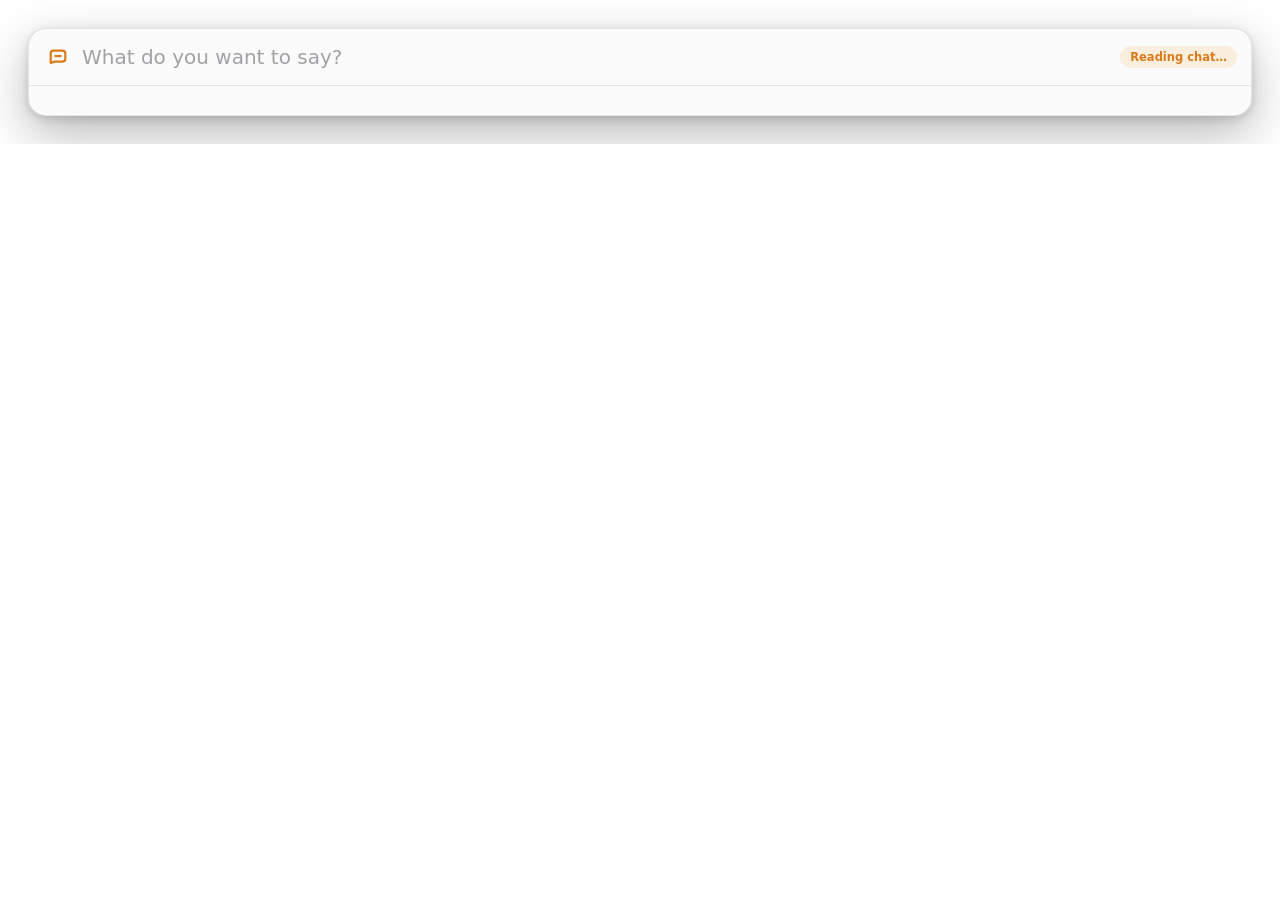
<file: roverlay/ui/bar/index.html>
<!doctype html>
<html lang="en">
<head>
  <meta charset="utf-8">
  <title>Roverlay</title>
  <link rel="stylesheet" href="panel.css">
</head>
<body>
  <main id="panel" class="panel">
    <header class="field">
      <svg class="spark" viewBox="0 0 24 24" aria-hidden="true">
        <path d="M4 18.5 V8 a3 3 0 0 1 3 -3 h10 a3 3 0 0 1 3 3 v6 a3 3 0 0 1 -3 3 H8.5 Z"/>
        <path d="M9 11 h6"/>
      </svg>
      <input id="ask" type="text" autocomplete="off" spellcheck="false" aria-label="What do you want to say?"
             placeholder="What do you want to say?">
      <span id="context" class="context">Reading chat…</span>
    </header>
    <section id="body" class="body" hidden>
      <p class="label" id="draftLabel">Draft</p>
      <textarea id="draft" rows="1" spellcheck="false" aria-label="Draft reply"></textarea>
    </section>
    <footer class="footer">
      <span id="status"></span>
      <span id="keys" class="keys"></span>
    </footer>
  </main>
  <script src="panel.js"></script>
</body>
</html>
</file>
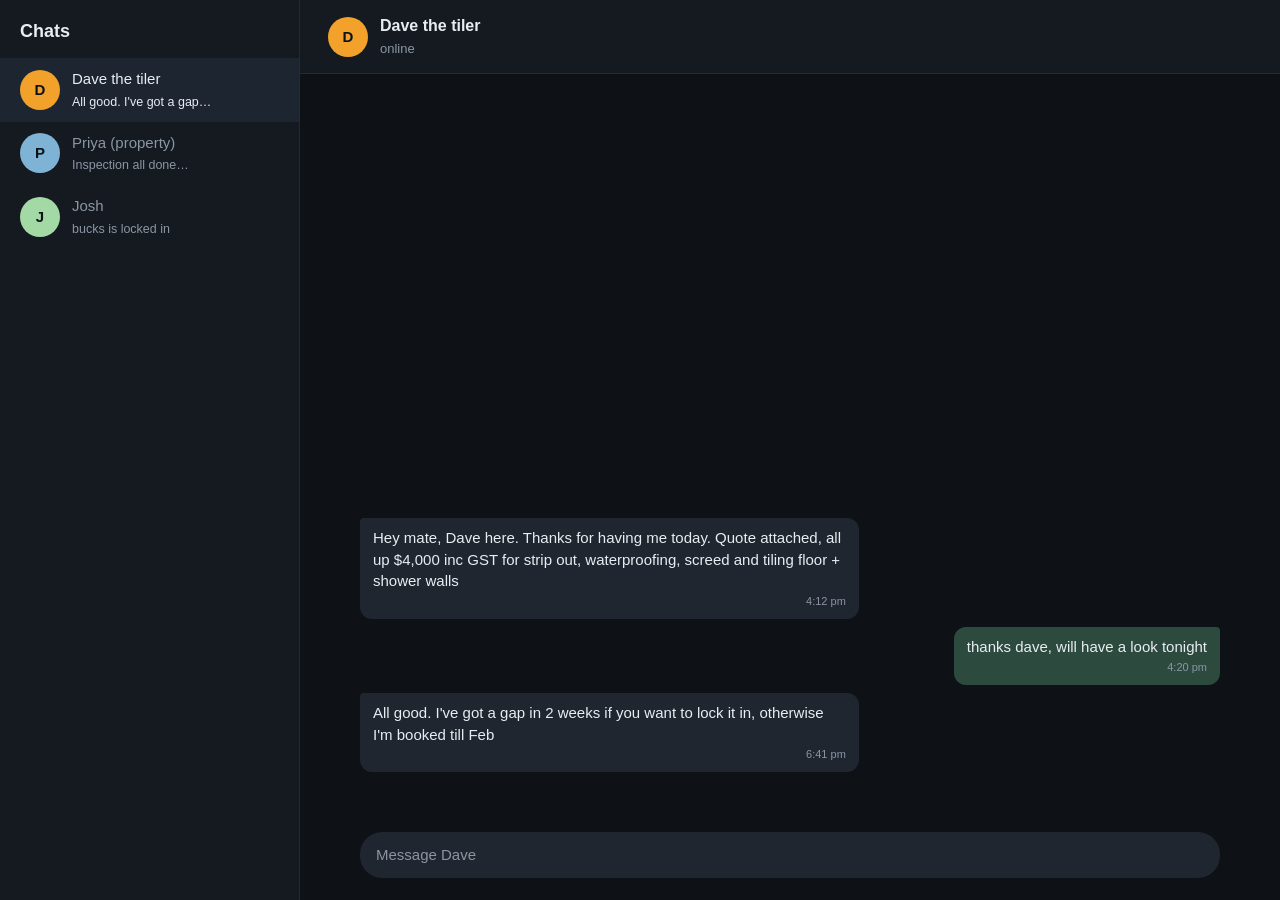
<file: tests/demo-chat.html>
<!doctype html>
<html lang="en">
<head>
<meta charset="utf-8">
<title>Chats</title>
<!-- A staged chat for tests and the demo recording: made-up people, no real app's branding. Each message
     is labelled with its sender (role="group" aria-label="Dave the tiler:" / "You:"), as accessible chat sites do. -->
<style>
  :root { --bg: #0e1116; --panel: #151a21; --them: #1f2630; --me: #2c4a3e; --text: #e8edf2; --muted: #8b96a3; }
  * { box-sizing: border-box; }
  body { margin: 0; height: 100vh; display: flex; background: var(--bg); color: var(--text);
         font: 15px/1.45 "Segoe UI Variable Text", "Segoe UI", sans-serif; }
  aside { width: 300px; background: var(--panel); border-right: 1px solid #222a33; padding: 18px 0; }
  aside h1 { font-size: 18px; margin: 0 20px 14px; }
  .row { display: flex; gap: 12px; align-items: center; padding: 10px 20px; color: var(--muted); }
  .row.on { background: #1d2530; color: var(--text); }
  .av { width: 40px; height: 40px; border-radius: 50%; display: grid; place-items: center; font-weight: 700; color: #0e1116; }
  main { flex: 1; display: flex; flex-direction: column; }
  header { display: flex; gap: 12px; align-items: center; padding: 14px 28px; border-bottom: 1px solid #222a33; background: var(--panel); }
  header b { font-size: 16px; }
  header span { color: var(--muted); font-size: 13px; }
  #msgs { flex: 1; padding: 24px 60px; overflow: auto; display: flex; flex-direction: column; gap: 8px; justify-content: flex-end; }
  .m { max-width: 58%; padding: 9px 13px; border-radius: 12px; }
  .them { background: var(--them); align-self: flex-start; border-top-left-radius: 4px; }
  .me { background: var(--me); align-self: flex-end; border-top-right-radius: 4px; }
  .t { display: block; text-align: right; color: var(--muted); font-size: 11px; margin-top: 2px; }
  footer { padding: 14px 60px 22px; background: var(--bg); }
  #box { padding: 12px 16px; border-radius: 22px; background: var(--them); min-height: 22px; outline: none; white-space: pre-wrap; }
  #box:empty::before { content: "Message Dave"; color: var(--muted); }
  #sent { color: #f15c6d; font-size: 12px; margin: 0 0 6px 6px; height: 16px; }
</style>
</head>
<body>
  <aside>
    <h1>Chats</h1>
    <div class="row on"><div class="av" style="background:#f2a22a">D</div><div>Dave the tiler<br><small>All good. I've got a gap…</small></div></div>
    <div class="row"><div class="av" style="background:#7fb3d5">P</div><div>Priya (property)<br><small>Inspection all done…</small></div></div>
    <div class="row"><div class="av" style="background:#a3d9a5">J</div><div>Josh<br><small>bucks is locked in</small></div></div>
  </aside>
  <main>
    <header><div class="av" style="background:#f2a22a">D</div><div><b>Dave the tiler</b><br><span>online</span></div></header>
    <div id="msgs">
      <div class="m them" role="group" aria-label="Dave the tiler:"><span>Hey mate, Dave here. Thanks for having me today. Quote attached, all up $4,000 inc GST for strip out, waterproofing, screed and tiling floor + shower walls</span><span class="t">4:12 pm</span></div>
      <div class="m me" role="group" aria-label="You:"><span>thanks dave, will have a look tonight</span><span class="t">4:20 pm</span></div>
      <div class="m them" role="group" aria-label="Dave the tiler:"><span>All good. I've got a gap in 2 weeks if you want to lock it in, otherwise I'm booked till Feb</span><span class="t">6:41 pm</span></div>
    </div>
    <footer>
      <div id="sent" aria-label="send detector"></div>
      <div id="box" contenteditable="true" role="textbox" aria-label="Message Dave"></div>
    </footer>
  </main>
  <script>
    // A real chat sends on a bare Enter. This page only flags it, so tests can prove it never happens.
    let n = 0;
    document.getElementById("box").addEventListener("keydown", (e) => {
      if (e.key === "Enter" && !e.shiftKey) { e.preventDefault(); n++; document.getElementById("sent").textContent = `bare Enter pressed ${n}x (a real chat would have sent)`; }
    });
  </script>
</body>
</html>
</file>
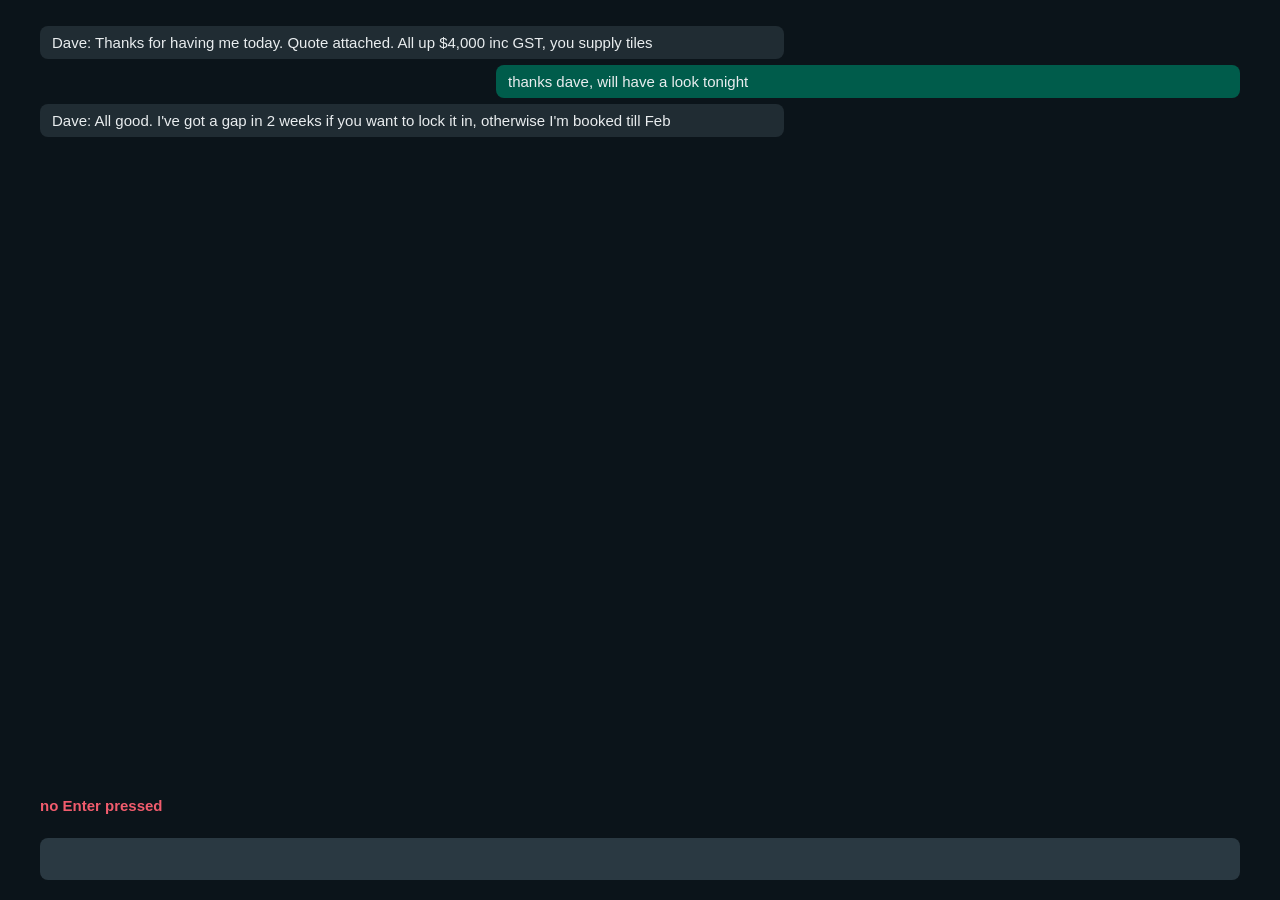
<file: tests/mock-chat.html>
<!doctype html>
<html lang="en">
<head>
<meta charset="utf-8">
<title>Mock chat test</title>
<style>
  body { font: 15px "Segoe UI", sans-serif; background: #0b141a; color: #e9edef; margin: 0; display: flex; flex-direction: column; height: 100vh; }
  #msgs { flex: 1; padding: 20px 40px; overflow: auto; }
  .m { max-width: 60%; padding: 8px 12px; border-radius: 8px; margin: 6px 0; }
  .them { background: #202c33; }
  .me { background: #005c4b; margin-left: auto; }
  #box { margin: 12px 40px 20px; padding: 10px 14px; border-radius: 8px; background: #2a3942; min-height: 22px; outline: none; white-space: pre-wrap; }
  #sent { margin: 0 40px 12px; color: #f15c6d; font-weight: 700; }
</style>
</head>
<body>
  <div id="msgs">
    <div class="m them">Dave: Thanks for having me today. Quote attached. All up $4,000 inc GST, you supply tiles</div>
    <div class="m me">thanks dave, will have a look tonight</div>
    <div class="m them">Dave: All good. I've got a gap in 2 weeks if you want to lock it in, otherwise I'm booked till Feb</div>
  </div>
  <div id="sent" aria-label="send detector">no Enter pressed</div>
  <div id="box" contenteditable="true" role="textbox" aria-label="Type a message to Dave"></div>
  <script>
    // A real chat sends on a bare Enter. This page only counts them, so a test can prove none happened.
    let n = 0;
    document.getElementById("box").addEventListener("keydown", (e) => {
      if (e.key === "Enter" && !e.shiftKey) { e.preventDefault(); n++; document.getElementById("sent").textContent = `BARE ENTER PRESSED ${n} TIMES (would have sent)`; }
    });
  </script>
</body>
</html>
</file>
<file: roverlay/ui/bar/panel.css>
/* The reply bar. Tokens, sizes and type follow DigUp's search panel (MIT, (c) 2026 Abdur Rahim,
   github.com/ARahim3/DigUp shell/ui/panel.css): 780 px wide, a 56 px field, 18 px corners, amber accents. */

:root {
  --amber: #f2a22a;
  --ember: #d97b1a;
  --surface: #fbfbfb;
  --raised: #f2f2f4;
  --text: #1d1d1f;
  --secondary: #6e6e73;
  --tertiary: #a1a1a6;
  --line: rgba(0, 0, 0, 0.09);
  --chip: rgba(0, 0, 0, 0.06);
  --key: rgba(0, 0, 0, 0.07);
  font-family: "Segoe UI Variable Text", "Segoe UI", system-ui, sans-serif;
  font-size: 13px;
  color: var(--text);
}

@media (prefers-color-scheme: dark) {
  :root {
    --surface: #1f1f21;
    --raised: #2a2a2d;
    --text: #f2f2f7;
    --secondary: #a1a1a6;
    --tertiary: #6e6e73;
    --line: rgba(255, 255, 255, 0.1);
    --chip: rgba(255, 255, 255, 0.09);
    --key: rgba(255, 255, 255, 0.1);
    --ember: #f2a22a;
  }
}

* { box-sizing: border-box; }
[hidden] { display: none !important; }

/* The window is transparent: the panel's rounded corners and shadow are drawn here, anti-aliased, inside a
   --shadow-room margin. (Cutting the window itself to a rounded shape gave jagged, stepped corners.) */
html, body {
  margin: 0;
  background: transparent;
  overflow: hidden;
  user-select: none;
  cursor: default;
}

:root { --shadow-room: 28px; }

.panel {
  display: flex;
  flex-direction: column;
  margin: var(--shadow-room);
  background: var(--surface);
  border: 1px solid var(--line);
  border-radius: 18px;
  overflow: hidden;
  box-shadow: 0 18px 50px rgba(0, 0, 0, 0.28), 0 3px 10px rgba(0, 0, 0, 0.14);
}

@media (prefers-color-scheme: dark) {
  .panel {
    /* A faint top highlight and a near-black outline read as glass on a dark desktop, like Spotlight. */
    background: linear-gradient(180deg, #262629 0%, var(--surface) 56px);
    border-color: rgba(255, 255, 255, 0.12);
    box-shadow: 0 0 0 1px rgba(0, 0, 0, 0.55), 0 22px 56px rgba(0, 0, 0, 0.55), 0 4px 14px rgba(0, 0, 0, 0.35);
  }
}

/* Enter with nothing to do: a small sideways nudge, like a macOS password field. */
.panel.nudge { animation: nudge 260ms ease-in-out; }
@keyframes nudge {
  20% { transform: translateX(-5px); }
  40% { transform: translateX(5px); }
  60% { transform: translateX(-3px); }
  80% { transform: translateX(2px); }
}

/* Spotlight-style entrance: a quick fade and a few pixels' drop. */
.panel.appear { animation: appear 140ms cubic-bezier(0.2, 0.8, 0.2, 1); }
@keyframes appear {
  from { opacity: 0; transform: translateY(-6px) scale(0.985); }
  to { opacity: 1; transform: none; }
}

/* The field */

.field {
  display: flex;
  align-items: center;
  gap: 11px;
  height: 56px;
  flex: none;
  padding: 0 14px 0 18px;
}

.spark {
  width: 22px;
  height: 22px;
  flex: none;
  fill: none;
  stroke: var(--ember);
  stroke-width: 2.4;
  stroke-linecap: round;
  stroke-linejoin: round;
}

.busy .spark { animation: pulse 1s ease-in-out infinite; }
@keyframes pulse { 50% { opacity: 0.35; } }

#ask {
  flex: 1;
  min-width: 0;
  border: 0;
  outline: 0;
  background: transparent;
  color: var(--text);
  font: inherit;
  font-size: 20px;
}

#ask::placeholder { color: var(--tertiary); }

.context {
  display: flex;
  align-items: center;
  gap: 6px;
  max-width: min(260px, 36%);
  flex: none;
  padding: 4px 10px;
  border-radius: 99px;
  background: rgba(242, 162, 42, 0.14);
  color: var(--ember);
  font-size: 11.5px;
  font-weight: 600;
  white-space: nowrap;
  overflow: hidden;
  text-overflow: ellipsis;
}

.context.warn { background: var(--chip); color: var(--secondary); }

/* The draft */

.body {
  border-top: 1px solid var(--line);
  padding: 12px 14px 12px 18px;
}

.label {
  font-size: 10px;
  font-weight: 600;
  letter-spacing: 0.08em;
  text-transform: uppercase;
  color: var(--tertiary);
  margin: 0 0 6px;
}

#draft {
  display: block;
  width: 100%;
  min-height: 24px;
  max-height: 220px;
  resize: none;
  border: 0;
  outline: 0;
  border-radius: 10px;
  padding: 10px 12px;
  background: var(--raised);
  color: var(--text);
  font: inherit;
  font-size: 15px;
  line-height: 1.45;
  user-select: text;
  overflow-y: auto;
}

#draft:focus { box-shadow: 0 0 0 2px rgba(242, 162, 42, 0.45); }

/* The footer */

.footer {
  display: flex;
  align-items: center;
  justify-content: space-between;
  gap: 12px;
  height: 30px;
  flex: none;
  padding: 0 16px;
  font-size: 11px;
  color: var(--secondary);
  border-top: 1px solid var(--line);
}

.keys { display: flex; gap: 12px; white-space: nowrap; flex: none; }

/* One line, always: at chat-column widths a long rewrite preview wrapped and spilled out of the footer. */
#status {
  flex: 1;
  min-width: 0;
  white-space: nowrap;
  overflow: hidden;
  text-overflow: ellipsis;
}

kbd {
  font: inherit;
  font-size: 10.5px;
  font-weight: 600;
  padding: 1px 5px;
  border-radius: 4px;
  background: var(--key);
  color: var(--text);
  margin-right: 3px;
}
</file>
